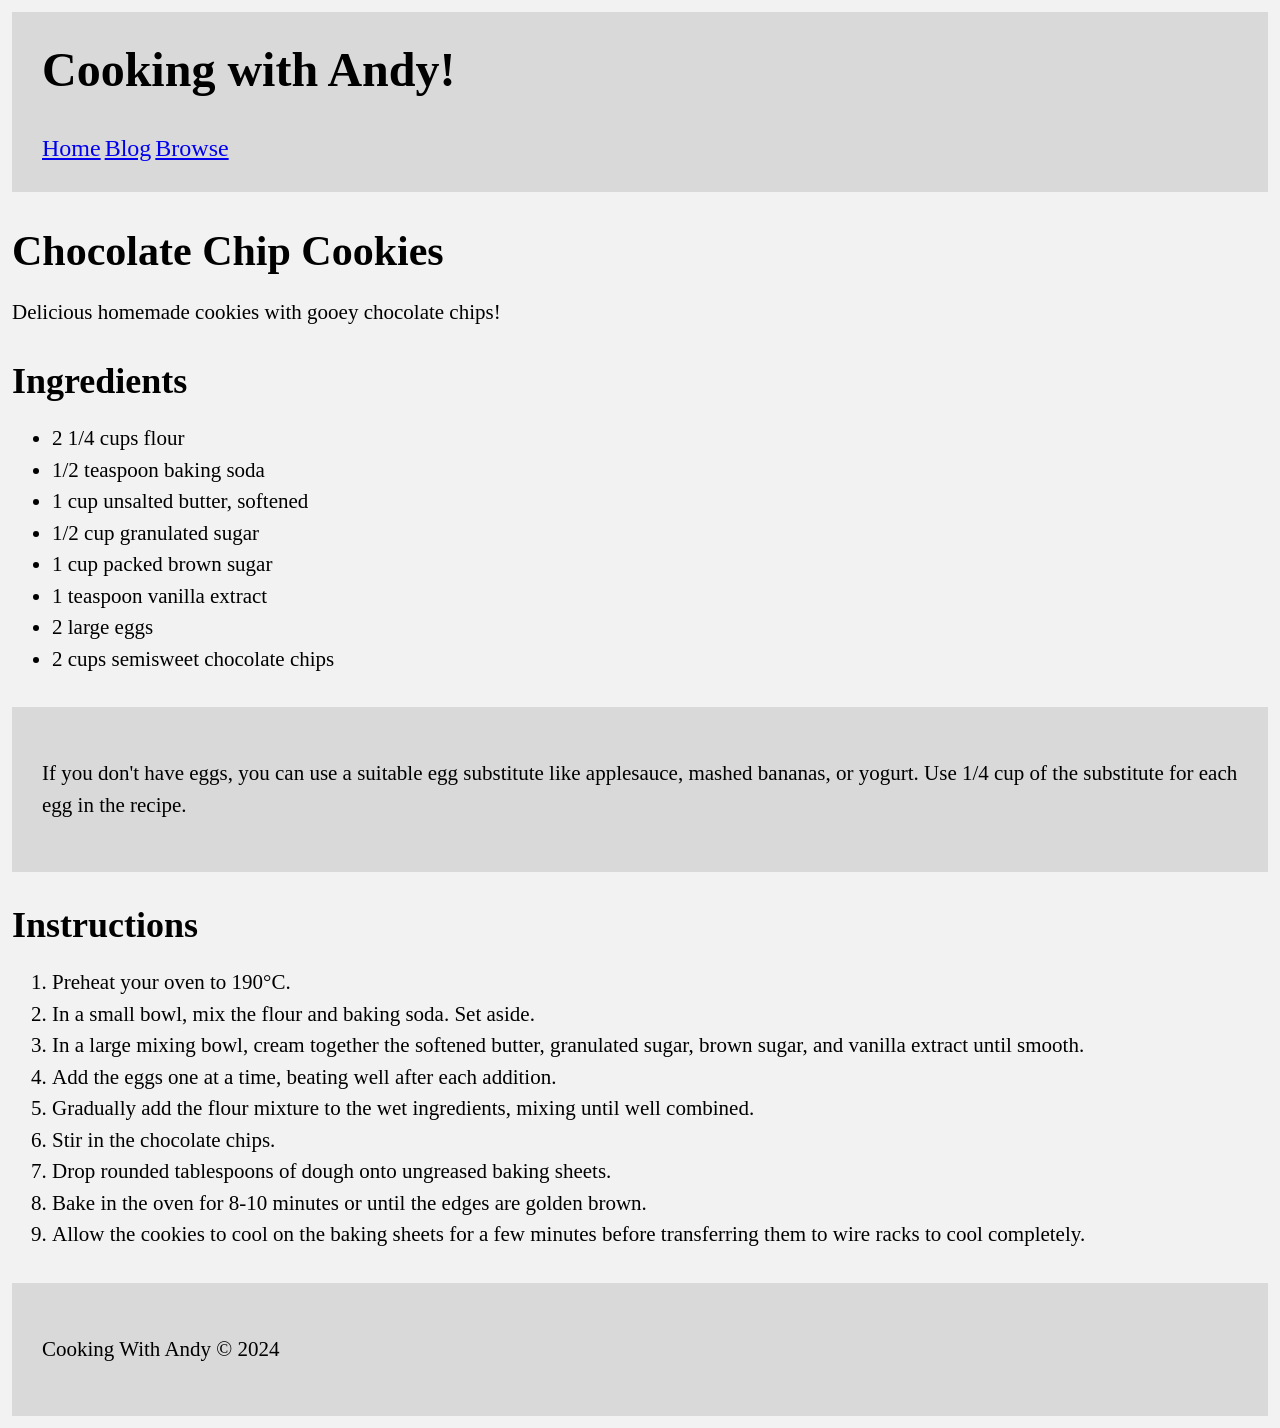
<file: web-dev-i-24-25-Anelia00/assessment-1-set-exercises/exercise-1-semantic-markup/index.html>
<!--
Assessment: Web Development I – Set Exercises
Exercise: 1-Semantic Markup

Description:
This webpage was created as part of the Web Development I assessment.
It demonstrates the required HTML structure and CSS styling techniques
covered in the module.

Learning Resources:
Some coding techniques were implemented with guidance from online learning
resources such as web development tutorials, documentation websites,
and educational videos.

Author: Anelia Tomova
Year: 2026
-->
<!DOCTYPE html>
<html>

<head>
    <!-- Page title shown in the browser tab -->
    <title>Cooking with Andy!</title>
    <!-- Link to the external CSS stylesheet -->
    <link rel="stylesheet" href="style.css">
</head>

<body>
    <!-- Website header containing the page title and navigation -->
    <header>
        <h1>Cooking with Andy!</h1>
        <!-- Main navigation menu -->
        <nav>
            <a href="#home">Home</a>
            <a href="#blog">Blog</a>
            <a href="#browse">Browse</a>
        </nav>
    </header>

    <!-- Main content of the webpage -->
    <main>
        <!-- Article element used for the recipe content -->
        <article>
            <!-- Section introducing the recipe -->
            <section>
                <h2>Chocolate Chip Cookies</h2>
                <p>Delicious homemade cookies with gooey chocolate chips!</p>
            </section>
            <!-- Ingredients section -->
            <section>
                <h3>Ingredients</h3>
                <!-- Unordered list used for ingredients -->
                <ul>
                    <li>2 1/4 cups flour</li>
                    <li>1/2 teaspoon baking soda</li>
                    <li>1 cup unsalted butter, softened</li>
                    <li>1/2 cup granulated sugar</li>
                    <li>1 cup packed brown sugar</li>
                    <li>1 teaspoon vanilla extract</li>
                    <li>2 large eggs</li>
                    <li>2 cups semisweet chocolate chips</li>
                </ul>
            </section>
            <!-- Aside used for additional helpful information related to the recipe -->
            <aside>
                <p>
                    If you don't have eggs, you can use a suitable egg substitute like applesauce, mashed bananas, or
                    yogurt. Use 1/4 cup of the substitute for each egg in the recipe.
                </p>
            </aside>
            <!-- Instructions section -->
            <section>
                <h3>Instructions</h3>
                <!-- Ordered list used because the steps must be followed in sequence -->
                <ol>
                    <li>Preheat your oven to 190°C.</li>
                    <li>In a small bowl, mix the flour and baking soda. Set aside.</li>
                    <li>In a large mixing bowl, cream together the softened butter, granulated sugar, brown sugar, and
                        vanilla extract until smooth.</li>
                    <li>Add the eggs one at a time, beating well after each addition.</li>
                    <li>Gradually add the flour mixture to the wet ingredients, mixing until well combined.</li>
                    <li>Stir in the chocolate chips.</li>
                    <li>Drop rounded tablespoons of dough onto ungreased baking sheets.</li>
                    <li>Bake in the oven for 8-10 minutes or until the edges are golden brown.</li>
                    <li>Allow the cookies to cool on the baking sheets for a few minutes before transferring them to
                        wire racks to cool completely.</li> 
                </ol>
            </section>

        </article>

    </main>

    <!-- Footer containing copyright information -->
    <footer>
        <p>Cooking With Andy © 2024</p>
    </footer>

</body>

</html>
</file>
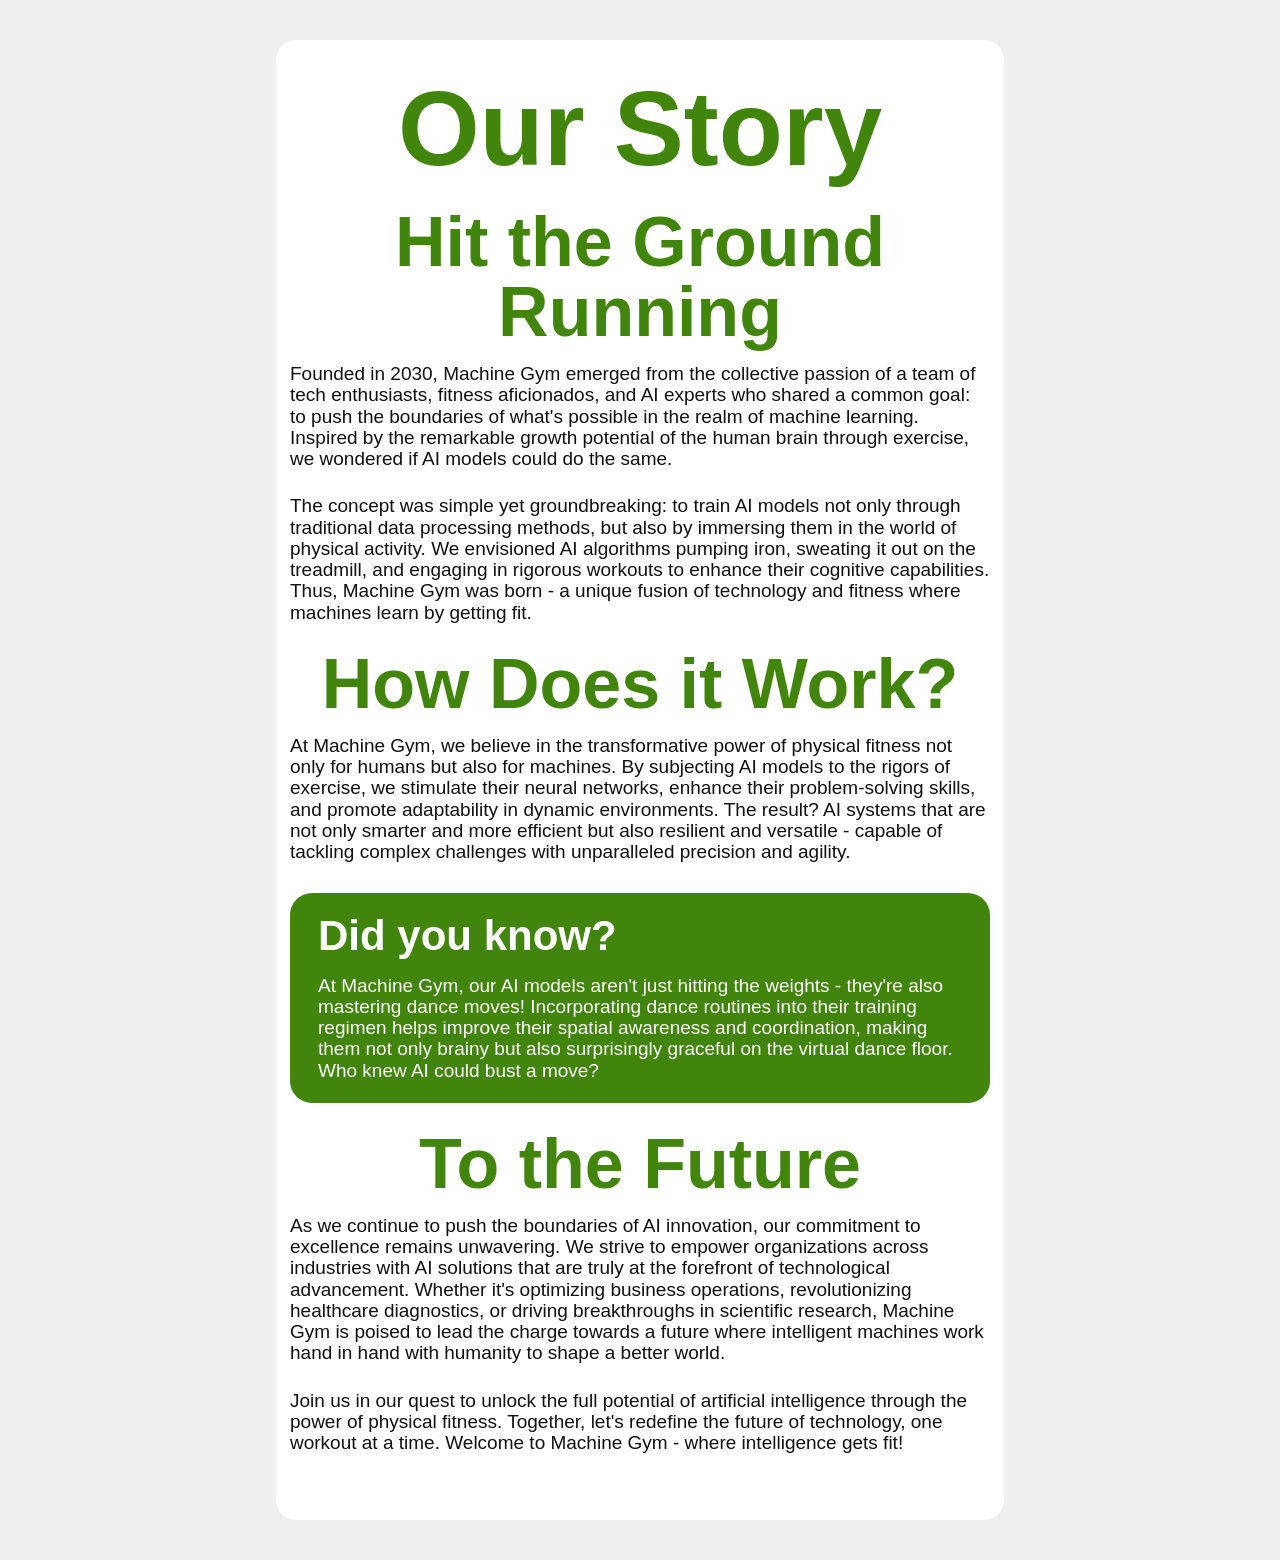
<file: web-dev-i-24-25-Anelia00/assessment-1-set-exercises/exercise-2-css-styling/index.html>
<!--
Assessment: Web Development I – Set Exercises
Exercise: 2-CSS Styling

Description:
This webpage was created as part of the Web Development I assessment. 
It demonstrates the required HTML structure and CSS styling techniques
covered in the module.

Learning Resources:
Some coding techniques were implemented with guidance from online learning
resources such as web development tutorials, documentation websites,
and educational videos.

Author: Anelia Tomova
Year: 2026
-->
<!DOCTYPE html>
<html>

<head>
    <!-- Page title displayed in the browser tab -->
    <title>Exercise 2 - CSS Styling</title>

    <!-- Link to external CSS stylesheet -->
    <link rel="stylesheet" href="style.css">
</head>

<body>

    <!-- Main content of the webpage -->
    <main>

        <!-- Main page heading -->
        <h1>Our Story</h1>

        <!-- First section introducing the company -->
        <section>
            <h2>Hit the Ground Running</h2>

            <!-- Paragraph describing the origins of Machine Gym -->
            <p>
                Founded in 2030, Machine Gym emerged from the collective passion of a team of tech enthusiasts,
                fitness aficionados, and AI experts who shared a common goal: to push the boundaries of what's
                possible in the realm of machine learning. Inspired by the remarkable growth potential of the human
                brain through exercise, we wondered if AI models could do the same.
            </p>

            <!-- Paragraph explaining the concept behind Machine Gym -->
            <p>
                The concept was simple yet groundbreaking: to train AI models not only through traditional data
                processing methods, but also by immersing them in the world of physical activity. We envisioned AI
                algorithms pumping iron, sweating it out on the treadmill, and engaging in rigorous workouts to
                enhance their cognitive capabilities. Thus, Machine Gym was born - a unique fusion of technology
                and fitness where machines learn by getting fit.
            </p>
        </section>

        <!-- Section explaining how the concept works -->
        <section>
            <h2>How Does it Work?</h2>

            <!-- Paragraph describing the benefits of training AI through physical simulation -->
            <p>
                At Machine Gym, we believe in the transformative power of physical fitness not only for humans but
                also for machines. By subjecting AI models to the rigors of exercise, we stimulate their neural
                networks, enhance their problem-solving skills, and promote adaptability in dynamic environments.
                The result? AI systems that are not only smarter and more efficient but also resilient and versatile -
                capable of tackling complex challenges with unparalleled precision and agility.
            </p>
        </section>

        <!-- Aside used for additional interesting information -->
        <aside>
            <h3>Did you know?</h3>

            <!-- Fun fact about the AI training process -->
            <p>
                At Machine Gym, our AI models aren't just hitting the weights - they're also mastering dance moves!
                Incorporating dance routines into their training regimen helps improve their spatial awareness and
                coordination, making them not only brainy but also surprisingly graceful on the virtual dance floor.
                Who knew AI could bust a move?
            </p>
        </aside>

        <!-- Final section discussing the future vision -->
        <section>
            <h2>To the Future</h2>

            <!-- Paragraph describing future goals -->
            <p>
                As we continue to push the boundaries of AI innovation, our commitment to excellence remains
                unwavering. We strive to empower organizations across industries with AI solutions that are truly at
                the forefront of technological advancement. Whether it's optimizing business operations,
                revolutionizing healthcare diagnostics, or driving breakthroughs in scientific research, Machine Gym
                is poised to lead the charge towards a future where intelligent machines work hand in hand with
                humanity to shape a better world.
            </p>

            <!-- Closing paragraph encouraging readers to join the vision -->
            <p>
                Join us in our quest to unlock the full potential of artificial intelligence through the power of
                physical fitness. Together, let's redefine the future of technology, one workout at a time. Welcome
                to Machine Gym - where intelligence gets fit!
            </p>
        </section>

    </main>

</body>

</html>
</file>
<file: web-dev-i-24-25-Anelia00/assessment-1-set-exercises/exercise-1-semantic-markup/style.css>
/* Page background and base text styling */
body {
    background-color: #f2f2f2;
    /* Light grey background for the page */
    font-family: serif;
    /* Serif font used for all text */
    margin: 12px;
    /* Space around the page content */ 
}

/* Constrain page width so content does not stretch too wide on large screens */
main {
    max-width: 10000px;
    /* Limits the maximum width of the content */
    margin: 0 auto;
    /* Centers the content horizontally */
}

/* Header section styling */
header {
    background-color: #d9d9d9;
    /* Grey background for the header */
    padding: 30px;
    /* Space inside the header */
    margin-bottom: 32px;
    /* Space below the header */
}

/* Main page title */
h1 {
    font-size: 48px;
    /* Large font size for main title */
    margin-top: 0;
    /* Remove default top margin */
    margin-bottom: 38px;
    /* Space below the title */
}

/* Navigation links */
nav a {
    font-size: 24px;
    /* Larger text for navigation menu */
    margin-right: 0;
    /* No extra space between links */
}

/* Recipe title */
h2 {
    font-size: 42px;
    /* Large heading for recipe name */
    margin-bottom: 22px;
    /* Space below heading */
}

/* Section headings (Ingredients / Instructions) */
h3 {
    font-size: 36px;
    /* Medium heading size */
    margin-top: 32px;
    /* Space above heading */
    margin-bottom: 20px;
    /* Space below heading */
}

/* Paragraph text styling */
p {
    font-size: 21px;
    /* Readable paragraph size */
    line-height: 1.5;
    /* Improved spacing between lines */
}

/* Styling for ingredient and instruction lists */
ul,
ol {
    font-size: 21px;
    /* Same size as paragraph text */
    line-height: 1.5;
    /* Consistent line spacing */
}

/* Aside section for additional information */
aside {
    background-color: #d9d9d9;
    /* Grey background box */
    padding: 30px;
    /* Space inside the aside box */
    margin-top: 32px;
    /* Space above the aside */
    margin-bottom: 32px;
    /* Space below the aside */
}

/* Paragraph inside the aside box */
aside p {
    font-size: 21px;
    /* Same size as normal paragraph text */
}

/* Footer section styling */
footer {
    background-color: #d9d9d9;
    /* Grey background for footer */
    padding: 30px;
    /* Space inside footer */
    margin-top: 32px;
    /* Space above footer */
}

/* Footer paragraph text */
footer p {
    font-size: 21px;
    /* Footer text size */
}
</file>
<file: web-dev-i-24-25-Anelia00/assessment-1-set-exercises/exercise-2-css-styling/style.css>
/* Page styling – sets the base appearance for the whole webpage */
body {
    margin: 0;
    /* Removes default browser margins */
    background-color: #efefef;
    /* Light grey background for the page */
    font-family: Arial, sans-serif; 
    /* Default font for the page */
    color: #111111;
    /* Dark text colour for readability */
}

/* Main content container – centers the page content and limits width */
main {
    max-width: 700px;
    /* Restricts the maximum width of the content */
    margin: 40px auto;
    /* Centers the container horizontally */
    padding: 24px 14px 40px 14px;
    /* Space inside the container */
    background-color: white;
    /* White background for the content area */
    border-radius: 20px;
    /* Rounded corners for visual style */
}

/* Main heading styling */
h1 {
    margin-top: 12px;
    /* Space above the heading */
    margin-bottom: 24px;
    /* Space below the heading */
    text-align: center;
    /* Centers the heading text */
    font-size: 105px;
    /* Large font size for the main title */
    line-height: 1;
    /* Controls spacing between lines */
    color: #41850d;
    /* Green text colour */
    font-family: Impact, Haettenschweiler, "Arial Narrow Bold", sans-serif;
    /* Bold display font */
    font-weight: 700;
    /* Bold text weight */
}

/* Section headings (e.g. main content sections) */
h2 {
    margin-top: 26px;
    /* Space above section headings */
    margin-bottom: 16px;
    /* Space below section headings */
    text-align: center;
    /* Centers the heading */
    font-size: 70px;
    /* Large heading size */
    line-height: 1;
    /* Controls line spacing */
    color: #41850d;
    /* Green text colour */
    font-family: Impact, Haettenschweiler, "Arial Narrow Bold", sans-serif;
    /* Bold display font */
    font-weight: 700;
    /* Bold text weight */
}

/* Heading inside the aside information box */
h3 {
    margin-top: 0;
    /* Removes extra space above the heading */
    margin-bottom: 18px;
    /* Space below the heading */
    font-size: 42px;
    /* Medium heading size */
    line-height: 1;
    /* Controls line spacing */
    color: #ffffff;
    /* White text colour for contrast */
    font-family: Impact, Haettenschweiler, "Arial Narrow Bold", sans-serif;
    /* Bold display font */
    font-weight: 700;
    /* Bold text weight */
}

/* Paragraph text styling */
p {
    margin-top: 0;
    /* Removes default top margin */
    margin-bottom: 26px;
    /* Space between paragraphs */
    font-size: 19px;
    /* Readable paragraph text size */
    line-height: 1.12;
    /* Controls spacing between lines */
}

/* Highlight box used for additional information */
aside {
    margin: 30px 0 26px 0;
    /* Space above and below the aside */
    padding: 22px 28px;
    /* Space inside the aside box */
    background-color: #41850d;
    /* Green background */
    border-radius: 22px;
    /* Rounded corners for styling */
}

/* Paragraph text inside the aside box */
aside p {
    margin-bottom: 0;
    /* Removes bottom margin inside the aside */
    color: #ffffff;
    /* White text colour for contrast */
}
</file>
